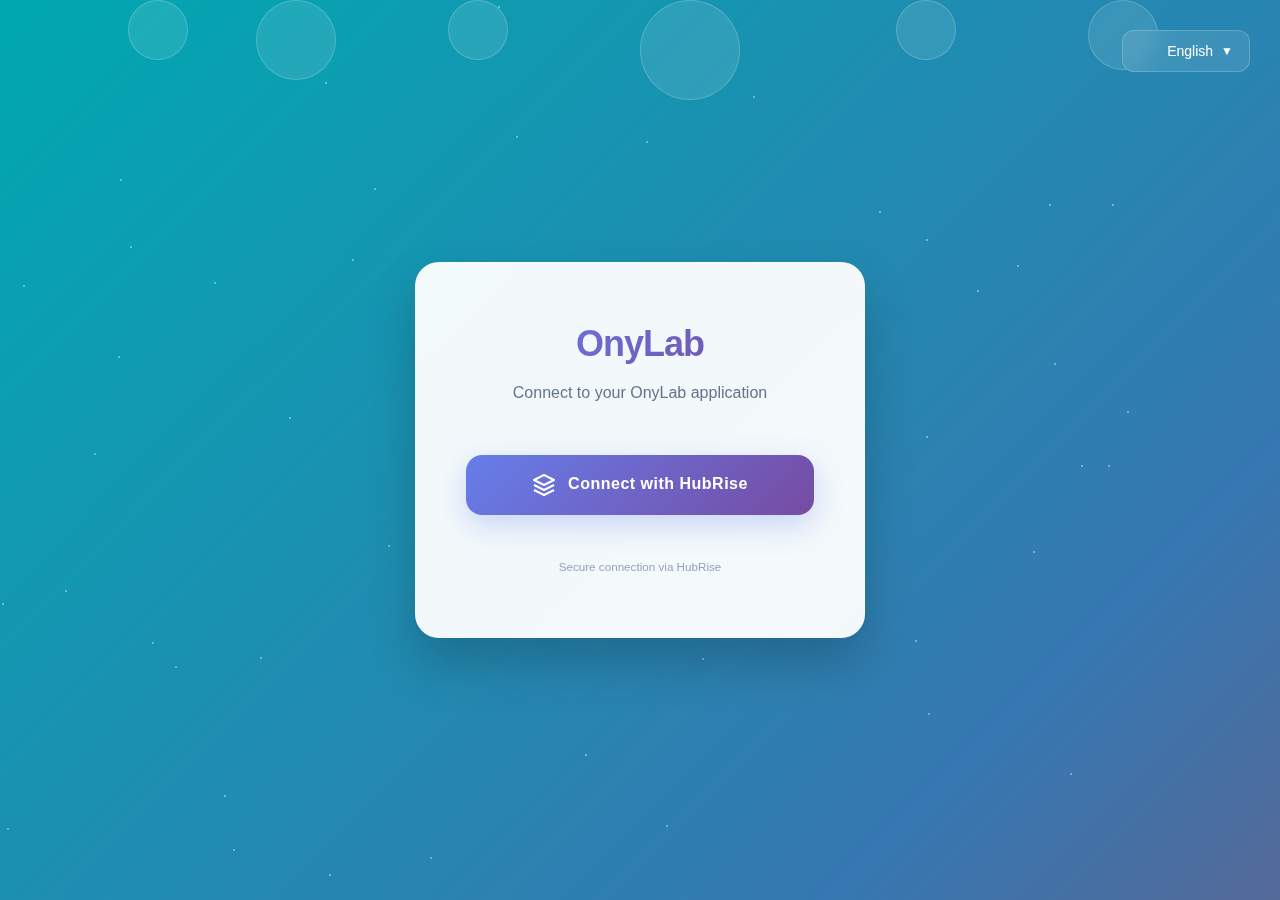
<file: _simple.html>
<!DOCTYPE html>
<html lang="fr">
<head>
    <meta charset="UTF-8">
    <meta name="viewport" content="width=device-width, initial-scale=1.0">
    <title>Connection - OnyLab</title>
    <link rel="icon" type="image/svg+xml" href="https://cdn.onylab.com/image/logo/icon/svg/color/logo.svg" />
    <link rel="alternate icon" href="https://cdn.onylab.com/image/logo/icon/svg/color/logo.svg">
    <link rel="apple-touch-icon" href="https://cdn.onylab.com/image/logo/icon/svg/color/logo.svg">
    <link href="main.css?v=1" rel="stylesheet">
</head>
<body>
    <div class="background"></div>
    <div class="overlay"></div>
    
    <div class="floating-elements">
        <div class="floating-element"></div>
        <div class="floating-element"></div>
        <div class="floating-element"></div>
        <div class="floating-element"></div>
        <div class="floating-element"></div>
        <div class="floating-element"></div>
    </div>

    <div class="particles" id="particles"></div>

    <div class="language-selector">
        <div class="language-dropdown">
            <button class="language-button" onclick="toggleLanguageMenu()">
                <div style="display: flex; align-items: center; gap: 8px;">
                    <span class="language-flag" id="currentFlag"></span>
                    <span id="currentLanguage">English</span>
                </div>
                <span class="dropdown-arrow" id="dropdownArrow">▼</span>
            </button>
            <div class="language-menu" id="languageMenu">
                <div class="language-option" onclick="selectLanguage('de', 'Deutsch', 'flag-de')">
                    <span class="language-flag flag-de"></span>
                    <span>Deutsch</span>
                </div>
                <div class="language-option active" onclick="selectLanguage('en', 'English', 'flag-en')">
                    <span class="language-flag flag-en"></span>
                    <span>English</span>
                </div>
                <div class="language-option" onclick="selectLanguage('es', 'Español', 'flag-es')">
                    <span class="language-flag flag-es"></span>
                    <span>Español</span>
                </div>
                <div class="language-option" onclick="selectLanguage('fr', 'Français', 'flag-fr')">
                    <span class="language-flag flag-fr"></span>
                    <span>Français</span>
                </div>
                <div class="language-option" onclick="selectLanguage('pt', 'Português', 'flag-pt')">
                    <span class="language-flag flag-pt"></span>
                    <span>Português</span>
                </div>
                <div class="language-option" onclick="selectLanguage('ar', 'العربية', 'flag-ar')">
                    <span class="language-flag flag-ar"></span>
                    <span>العربية</span>
                </div>
            </div>
        </div>
    </div>

    <div class="container">
        <div class="login-card">
            <h1 class="logo">OnyLab</h1>
            <p class="subtitle">
                Connect to your OnyLab application
            </p>
            
            <button class="connect-button" onclick="connectToHubrise()">
                <span class="hubrise-icon"></span>
                Connect with HubRise
            </button>
            
            <div class="footer-text">
                <small>Secure connection via HubRise</small>
            </div>
        </div>
    </div>

    <script src="main.js?v=1" type="text/javascript"></script>
</body>
</html>
</file>
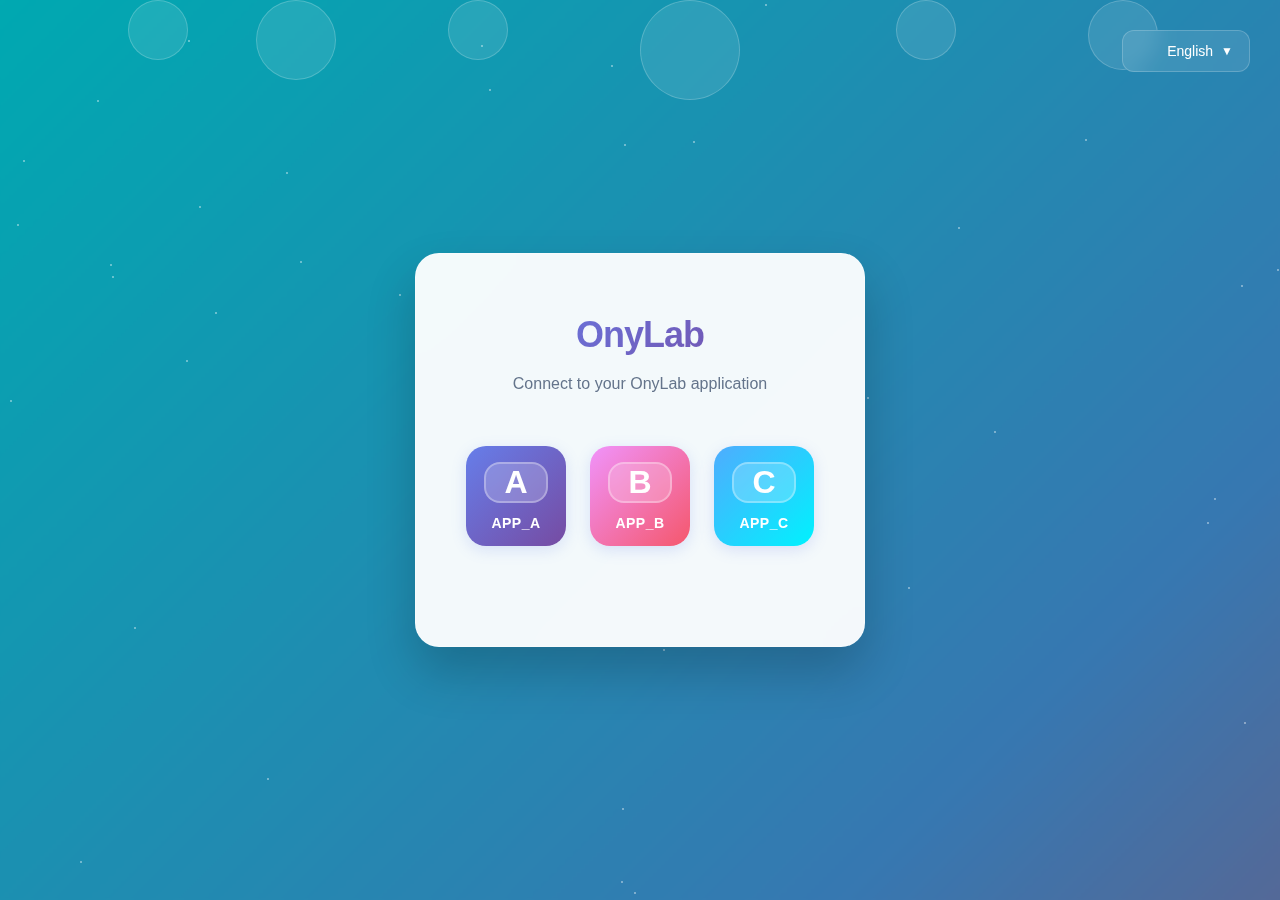
<file: apps.html>
<!DOCTYPE html>
<html lang="fr">
<head>
    <meta charset="UTF-8">
    <meta name="viewport" content="width=device-width, initial-scale=1.0">
    <title>Apps - OnyLab</title>
    <link rel="icon" type="image/svg+xml" href="https://cdn.onylab.com/image/logo/icon/svg/color/logo.svg" />
    <link rel="alternate icon" href="https://cdn.onylab.com/image/logo/icon/svg/color/logo.svg">
    <link rel="apple-touch-icon" href="https://cdn.onylab.com/image/logo/icon/svg/color/logo.svg">
    <link href="main.css?v=1" rel="stylesheet">
    <link href="apps.css?v=1" rel="stylesheet">
</head>
<body>
    <div class="background"></div>
    <div class="overlay"></div>
    
    <div class="floating-elements">
        <div class="floating-element"></div>
        <div class="floating-element"></div>
        <div class="floating-element"></div>
        <div class="floating-element"></div>
        <div class="floating-element"></div>
        <div class="floating-element"></div>
    </div>

    <div class="particles" id="particles"></div>

    <div class="language-selector">
        <div class="language-dropdown">
            <button class="language-button" onclick="toggleLanguageMenu()">
                <div style="display: flex; align-items: center; gap: 8px;">
                    <span class="language-flag" id="currentFlag"></span>
                    <span id="currentLanguage">English</span>
                </div>
                <span class="dropdown-arrow" id="dropdownArrow">▼</span>
            </button>
            <div class="language-menu" id="languageMenu">
                <div class="language-option" onclick="selectLanguage('de', 'Deutsch', 'flag-de')">
                    <span class="language-flag flag-de"></span>
                    <span>Deutsch</span>
                </div>
                <div class="language-option active" onclick="selectLanguage('en', 'English', 'flag-en')">
                    <span class="language-flag flag-en"></span>
                    <span>English</span>
                </div>
                <div class="language-option" onclick="selectLanguage('es', 'Español', 'flag-es')">
                    <span class="language-flag flag-es"></span>
                    <span>Español</span>
                </div>
                <div class="language-option" onclick="selectLanguage('fr', 'Français', 'flag-fr')">
                    <span class="language-flag flag-fr"></span>
                    <span>Français</span>
                </div>
                <div class="language-option" onclick="selectLanguage('pt', 'Português', 'flag-pt')">
                    <span class="language-flag flag-pt"></span>
                    <span>Português</span>
                </div>
                <div class="language-option" onclick="selectLanguage('ar', 'العربية', 'flag-ar')">
                    <span class="language-flag flag-ar"></span>
                    <span>العربية</span>
                </div>
            </div>
        </div>
    </div>

    <div class="container">
        <div class="login-card">
            <h1 class="logo">OnyLab</h1>
            <p class="subtitle">
                Connect to your OnyLab application
            </p>
            
            <div class="apps-grid">
                <div class="app-card app-a" onclick="connectToApp('APP_A')">
                    <div class="app-icon">A</div>
                    <div class="app-name">APP_A</div>
                </div>
                <div class="app-card app-b" onclick="connectToApp('APP_B')">
                    <div class="app-icon">B</div>
                    <div class="app-name">APP_B</div>
                </div>
                <div class="app-card app-c" onclick="connectToApp('APP_C')">
                    <div class="app-icon">C</div>
                    <div class="app-name">APP_C</div>
                </div>
            </div>
        </div>
    </div>
    <script src="main.js?v=1" type="text/javascript"></script>
    <script src="apps.js?v=1" type="text/javascript"></script>
</body>
</html>
</file>
<file: main.css>
* {
    margin: 0;
    padding: 0;
    box-sizing: border-box;
}

body, html {
    height: 100%;
    font-family: -apple-system, BlinkMacSystemFont, 'Segoe UI', Roboto, Oxygen, Ubuntu, Cantarell, sans-serif;
    overflow: hidden;
}

.background {
    position: fixed;
    top: 0;
    left: 0;
    width: 100%;
    height: 100%;
    background: linear-gradient(-45deg, #667eea, #764ba2, #f093fb, #f5576c, #4facfe, #00f2fe);
    background-size: 400% 400%;
    animation: gradientShift 15s ease infinite;
}

@keyframes gradientShift {
    0% {
        background-position: 0% 50%;
    }
    50% {
        background-position: 100% 50%;
    }
    100% {
        background-position: 0% 50%;
    }
}

.overlay {
    position: fixed;
    top: 0;
    left: 0;
    width: 100%;
    height: 100%;
    background: rgba(0, 0, 0, 0.3);
    backdrop-filter: blur(1px);
}

.floating-elements {
    position: fixed;
    top: 0;
    left: 0;
    width: 100%;
    height: 100%;
    pointer-events: none;
    overflow: hidden;
}

.floating-element {
    position: absolute;
    width: 60px;
    height: 60px;
    background: rgba(255, 255, 255, 0.1);
    border-radius: 50%;
    animation: float 20s infinite linear;
    backdrop-filter: blur(2px);
    border: 1px solid rgba(255, 255, 255, 0.2);
}

.floating-element:nth-child(1) {
    left: 10%;
    animation-delay: 0s;
    animation-duration: 25s;
}

.floating-element:nth-child(2) {
    left: 20%;
    animation-delay: 2s;
    animation-duration: 20s;
    width: 80px;
    height: 80px;
}

.floating-element:nth-child(3) {
    left: 35%;
    animation-delay: 4s;
    animation-duration: 30s;
}

.floating-element:nth-child(4) {
    left: 50%;
    animation-delay: 6s;
    animation-duration: 18s;
    width: 100px;
    height: 100px;
}

.floating-element:nth-child(5) {
    left: 70%;
    animation-delay: 8s;
    animation-duration: 22s;
}

.floating-element:nth-child(6) {
    left: 85%;
    animation-delay: 10s;
    animation-duration: 28s;
    width: 70px;
    height: 70px;
}

@keyframes float {
    0% {
        transform: translateY(100vh) rotate(0deg);
        opacity: 0;
    }
    10% {
        opacity: 1;
    }
    90% {
        opacity: 1;
    }
    100% {
        transform: translateY(-100px) rotate(360deg);
        opacity: 0;
    }
}

.container {
    position: relative;
    z-index: 10;
    display: flex;
    justify-content: center;
    align-items: center;
    height: 100vh;
    padding: 20px;
}

.login-card {
    background: rgba(255, 255, 255, 0.95);
    backdrop-filter: blur(20px);
    border-radius: 24px;
    padding: 60px 50px;
    box-shadow: 0 25px 50px rgba(0, 0, 0, 0.2);
    text-align: center;
    max-width: 450px;
    width: 100%;
    border: 1px solid rgba(255, 255, 255, 0.3);
    transition: all 0.3s ease;
    animation: slideUp 0.8s ease-out;
}

@keyframes slideUp {
    from {
        opacity: 0;
        transform: translateY(50px);
    }
    to {
        opacity: 1;
        transform: translateY(0);
    }
}

.login-card:hover {
    transform: translateY(-5px);
    box-shadow: 0 35px 70px rgba(0, 0, 0, 0.25);
}

.logo {
    font-size: 36px;
    font-weight: 800;
    background: linear-gradient(135deg, #667eea, #764ba2);
    -webkit-background-clip: text;
    -webkit-text-fill-color: transparent;
    background-clip: text;
    margin-bottom: 16px;
    letter-spacing: -1px;
}

.subtitle {
    color: #64748b;
    font-size: 16px;
    margin-bottom: 50px;
    font-weight: 400;
    line-height: 1.5;
}

.connect-button {
    background: linear-gradient(135deg, #667eea 0%, #764ba2 100%);
    color: white;
    border: none;
    border-radius: 16px;
    padding: 18px 40px;
    font-size: 16px;
    font-weight: 600;
    cursor: pointer;
    transition: all 0.3s ease;
    width: 100%;
    position: relative;
    overflow: hidden;
    text-transform: none;
    letter-spacing: 0.5px;
    box-shadow: 0 10px 30px rgba(102, 126, 234, 0.3);
}

.connect-button::before {
    content: '';
    position: absolute;
    top: 0;
    left: -100%;
    width: 100%;
    height: 100%;
    background: linear-gradient(90deg, transparent, rgba(255, 255, 255, 0.2), transparent);
    transition: left 0.5s;
}

.connect-button:hover::before {
    left: 100%;
}

.connect-button:hover {
    transform: translateY(-2px);
    box-shadow: 0 15px 40px rgba(102, 126, 234, 0.4);
}

.connect-button:active {
    transform: translateY(0);
}

.hubrise-icon {
    display: inline-block;
    width: 24px;
    height: 24px;
    margin-right: 12px;
    background: currentColor;
    mask: url("data:image/svg+xml,%3Csvg viewBox='0 0 24 24' fill='none' xmlns='http://www.w3.org/2000/svg'%3E%3Cpath d='M12 2L2 7L12 12L22 7L12 2Z' stroke='currentColor' stroke-width='2' stroke-linejoin='round'/%3E%3Cpath d='M2 17L12 22L22 17' stroke='currentColor' stroke-width='2' stroke-linejoin='round'/%3E%3Cpath d='M2 12L12 17L22 12' stroke='currentColor' stroke-width='2' stroke-linejoin='round'/%3E%3C/svg%3E") no-repeat center;
    mask-size: contain;
    vertical-align: middle;
}

.footer-text {
    margin-top: 40px;
    color: #94a3b8;
    font-size: 14px;
    line-height: 1.6;
}

.footer-text a {
    color: #667eea;
    text-decoration: none;
    font-weight: 500;
    transition: color 0.2s ease;
}

.footer-text a:hover {
    color: #764ba2;
}

.language-selector {
    position: fixed;
    top: 30px;
    right: 30px;
    z-index: 20;
}

.language-dropdown {
    position: relative;
    display: inline-block;
}

.language-button {
    background: rgba(255, 255, 255, 0.1);
    backdrop-filter: blur(10px);
    border: 1px solid rgba(255, 255, 255, 0.2);
    border-radius: 12px;
    padding: 12px 16px;
    color: white;
    font-size: 14px;
    font-weight: 500;
    cursor: pointer;
    display: flex;
    align-items: center;
    gap: 8px;
    transition: all 0.3s ease;
    min-width: 120px;
    justify-content: space-between;
}

.language-button:hover {
    background: rgba(255, 255, 255, 0.15);
    transform: translateY(-1px);
}

.language-flag {
    width: 20px;
    height: 15px;
    border-radius: 2px;
    display: inline-block;
}

.flag-de { background-image: url("https://cdn.onylab.com/image/flag/4x3/de.svg"); }
.flag-en { background-image: url("https://cdn.onylab.com/image/flag/4x3/gb.svg"); }
.flag-es { background-image: url("https://cdn.onylab.com/image/flag/4x3/es.svg"); }
.flag-fr { background-image: url("https://cdn.onylab.com/image/flag/4x3/fr.svg"); }
.flag-pt { background-image: url("https://cdn.onylab.com/image/flag/4x3/pt.svg"); }
.flag-ar { display: none; }

.dropdown-arrow {
    transition: transform 0.3s ease;
    font-size: 12px;
}

.dropdown-arrow.open {
    transform: rotate(180deg);
}

.language-menu {
    position: absolute;
    top: 100%;
    right: 0;
    margin-top: 8px;
    background: rgba(255, 255, 255, 0.95);
    backdrop-filter: blur(20px);
    border-radius: 12px;
    border: 1px solid rgba(255, 255, 255, 0.3);
    box-shadow: 0 10px 30px rgba(0, 0, 0, 0.2);
    opacity: 0;
    visibility: hidden;
    transform: translateY(-10px);
    transition: all 0.3s ease;
    min-width: 160px;
    overflow: hidden;
}

.language-menu.open {
    opacity: 1;
    visibility: visible;
    transform: translateY(0);
}

.language-option {
    display: flex;
    align-items: center;
    gap: 12px;
    padding: 12px 16px;
    color: #334155;
    cursor: pointer;
    transition: all 0.2s ease;
    font-size: 14px;
    font-weight: 500;
}

.language-option:hover {
    background: rgba(102, 126, 234, 0.1);
    color: #667eea;
}

.language-option.active {
    background: rgba(102, 126, 234, 0.15);
    color: #667eea;
    font-weight: 600;
}

@media (max-width: 640px) {
    .login-card {
        padding: 40px 30px;
        margin: 20px;
        border-radius: 20px;
    }
    
    .logo {
        font-size: 28px;
    }
    
    .connect-button {
        padding: 16px 32px;
        font-size: 15px;
    }
    
    .floating-element {
        width: 40px;
        height: 40px;
    }

    .language-selector {
        top: 20px;
        right: 20px;
    }

    .language-button {
        padding: 10px 12px;
        font-size: 13px;
        min-width: 100px;
    }

    .language-menu {
        min-width: 140px;
    }

    .language-option {
        padding: 10px 12px;
        font-size: 13px;
    }
}

.particles {
    position: fixed;
    top: 0;
    left: 0;
    width: 100%;
    height: 100%;
    pointer-events: none;
}

.particle {
    position: absolute;
    width: 2px;
    height: 2px;
    background: rgba(255, 255, 255, 0.5);
    border-radius: 50%;
    animation: twinkle 3s infinite ease-in-out;
}

@keyframes twinkle {
    0%, 100% { opacity: 0; transform: scale(0); }
    50% { opacity: 1; transform: scale(1); }
}

/* APPS */
.apps-grid {
    display: grid;
    grid-template-columns: repeat(3, 1fr);
    gap: 24px;
    margin-bottom: 40px;
}

.app-card {
    background: linear-gradient(135deg, #667eea 0%, #764ba2 100%);
    border-radius: 20px;
    padding: 24px;
    display: flex;
    flex-direction: column;
    align-items: center;
    justify-content: center;
    cursor: pointer;
    transition: all 0.3s ease;
    box-shadow: 0 4px 15px rgba(102, 126, 234, 0.2);
    position: relative;
    overflow: hidden;
    aspect-ratio: 1;
}

.app-card::before {
    content: '';
    position: absolute;
    top: 0;
    left: -100%;
    width: 100%;
    height: 100%;
    background: linear-gradient(90deg, transparent, rgba(255, 255, 255, 0.2), transparent);
    transition: left 0.5s;
}

.app-card:hover::before {
    left: 100%;
}

.app-card:hover {
    transform: translateY(-5px) scale(1.05);
    box-shadow: 0 8px 25px rgba(102, 126, 234, 0.4);
}

.app-card:active {
    transform: translateY(-2px) scale(1.02);
}

.app-card.app-a {
    background: linear-gradient(135deg, #667eea 0%, #764ba2 100%);
}

.app-card.app-b {
    background: linear-gradient(135deg, #f093fb 0%, #f5576c 100%);
}

.app-card.app-c {
    background: linear-gradient(135deg, #4facfe 0%, #00f2fe 100%);
}

.app-card.app {
    background: linear-gradient(135deg, #667eea 0%, #764ba2 100%);
}

.app-icon {
    width: 64px;
    height: 64px;
    border-radius: 16px;
    display: flex;
    align-items: center;
    justify-content: center;
    font-size: 32px;
    font-weight: 700;
    color: white;
    backdrop-filter: blur(10px);
}

.app-icon img {
    width: 100%;
}

.app-name {
    color: white;
    font-size: 14px;
    font-weight: 600;
    text-align: center;
    letter-spacing: 0.5px;
}

@media (max-width: 640px) {
    .apps-grid {
        gap: 16px;
    }

    .app-card {
        padding: 20px;
    }

    .app-icon {
        width: 48px;
        height: 48px;
        font-size: 24px;
        border-radius: 12px;
    }

    .app-name {
        font-size: 12px;
    }
}
</file>
<file: apps.css>
.apps-grid {
    display: grid;
    grid-template-columns: repeat(3, 1fr);
    gap: 24px;
    margin-bottom: 40px;
}

.app-card {
    background: linear-gradient(135deg, #667eea 0%, #764ba2 100%);
    border-radius: 20px;
    padding: 24px;
    display: flex;
    flex-direction: column;
    align-items: center;
    justify-content: center;
    cursor: pointer;
    transition: all 0.3s ease;
    box-shadow: 0 4px 15px rgba(102, 126, 234, 0.2);
    position: relative;
    overflow: hidden;
    aspect-ratio: 1;
}

.app-card::before {
    content: '';
    position: absolute;
    top: 0;
    left: -100%;
    width: 100%;
    height: 100%;
    background: linear-gradient(90deg, transparent, rgba(255, 255, 255, 0.2), transparent);
    transition: left 0.5s;
}

.app-card:hover::before {
    left: 100%;
}

.app-card:hover {
    transform: translateY(-5px) scale(1.05);
    box-shadow: 0 8px 25px rgba(102, 126, 234, 0.4);
}

.app-card:active {
    transform: translateY(-2px) scale(1.02);
}

.app-card.app-a {
    background: linear-gradient(135deg, #667eea 0%, #764ba2 100%);
}

.app-card.app-b {
    background: linear-gradient(135deg, #f093fb 0%, #f5576c 100%);
}

.app-card.app-c {
    background: linear-gradient(135deg, #4facfe 0%, #00f2fe 100%);
}

.app-icon {
    width: 64px;
    height: 64px;
    background: rgba(255, 255, 255, 0.2);
    border-radius: 16px;
    display: flex;
    align-items: center;
    justify-content: center;
    margin-bottom: 12px;
    font-size: 32px;
    font-weight: 700;
    color: white;
    backdrop-filter: blur(10px);
    border: 2px solid rgba(255, 255, 255, 0.3);
}

.app-name {
    color: white;
    font-size: 14px;
    font-weight: 600;
    text-align: center;
    letter-spacing: 0.5px;
}

@media (max-width: 640px) {
    .apps-grid {
        gap: 16px;
    }

    .app-card {
        padding: 20px;
    }

    .app-icon {
        width: 48px;
        height: 48px;
        font-size: 24px;
        border-radius: 12px;
    }

    .app-name {
        font-size: 12px;
    }
}
</file>
